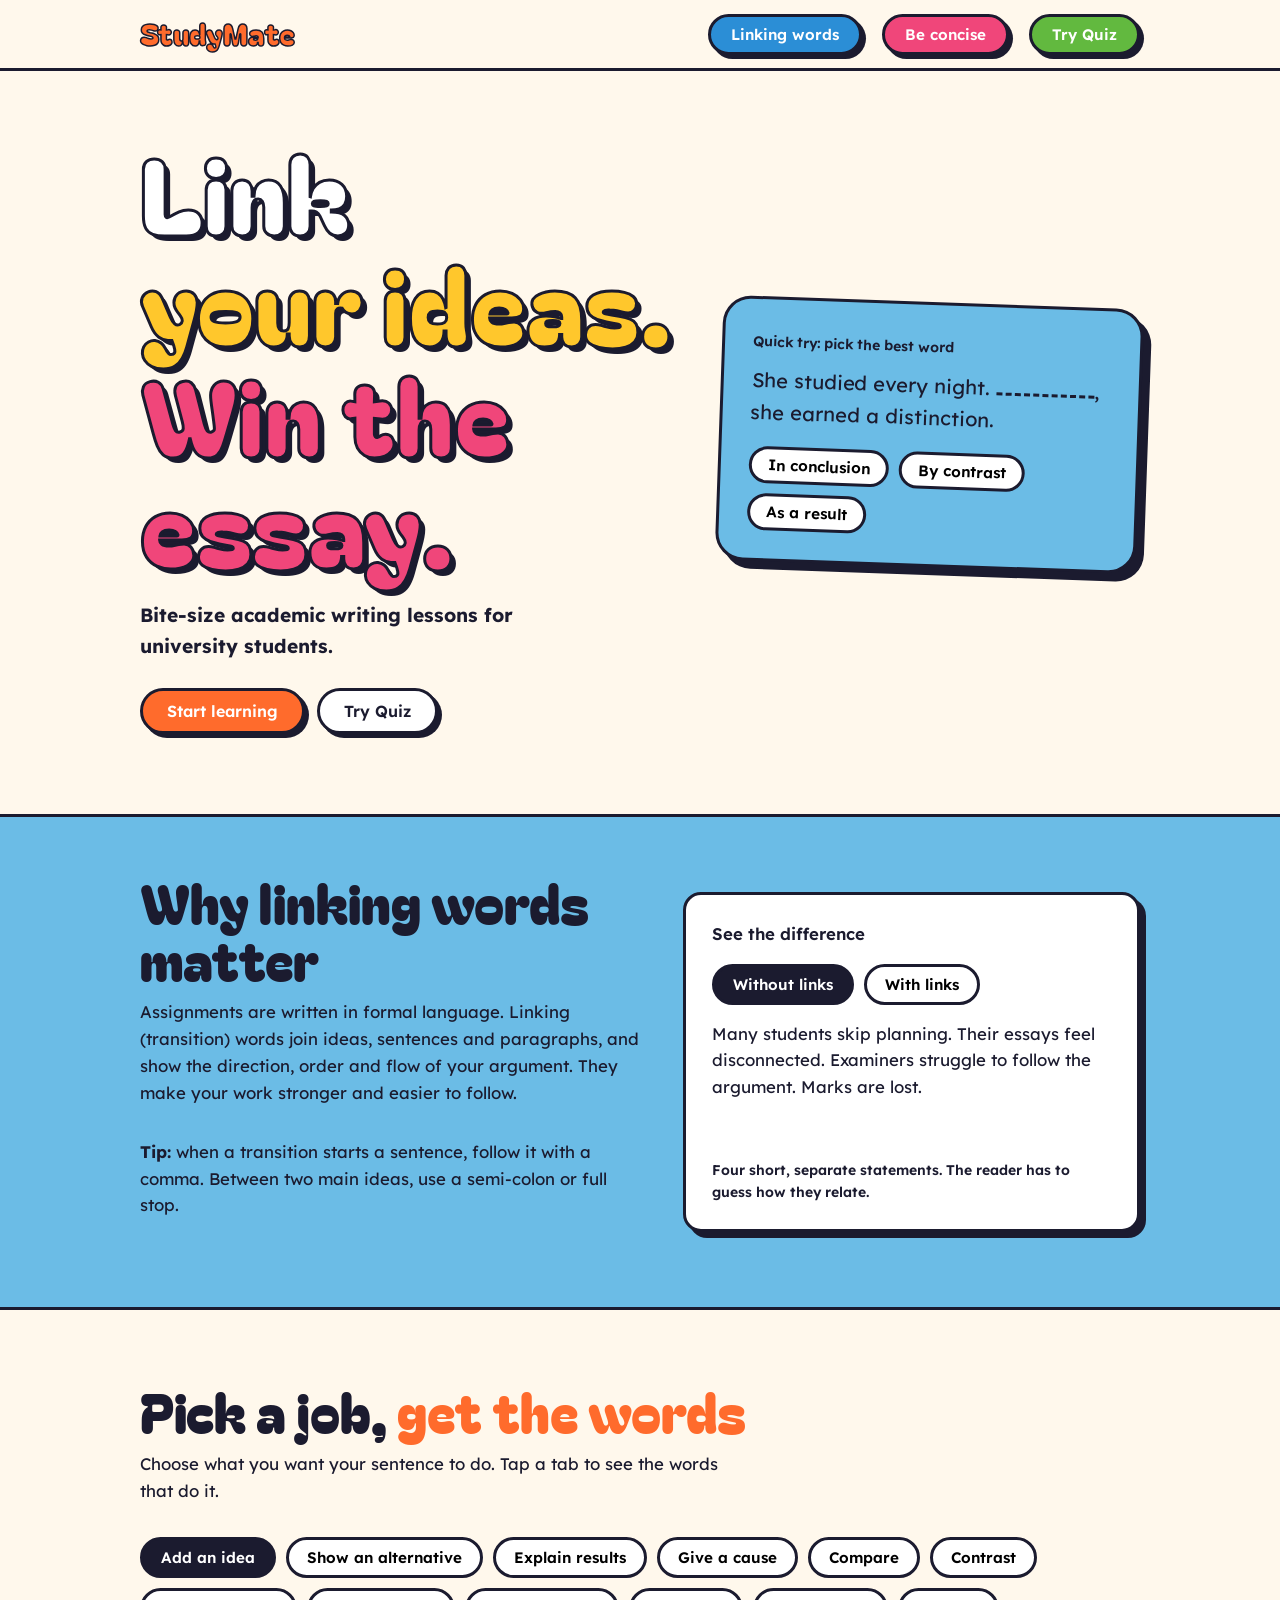
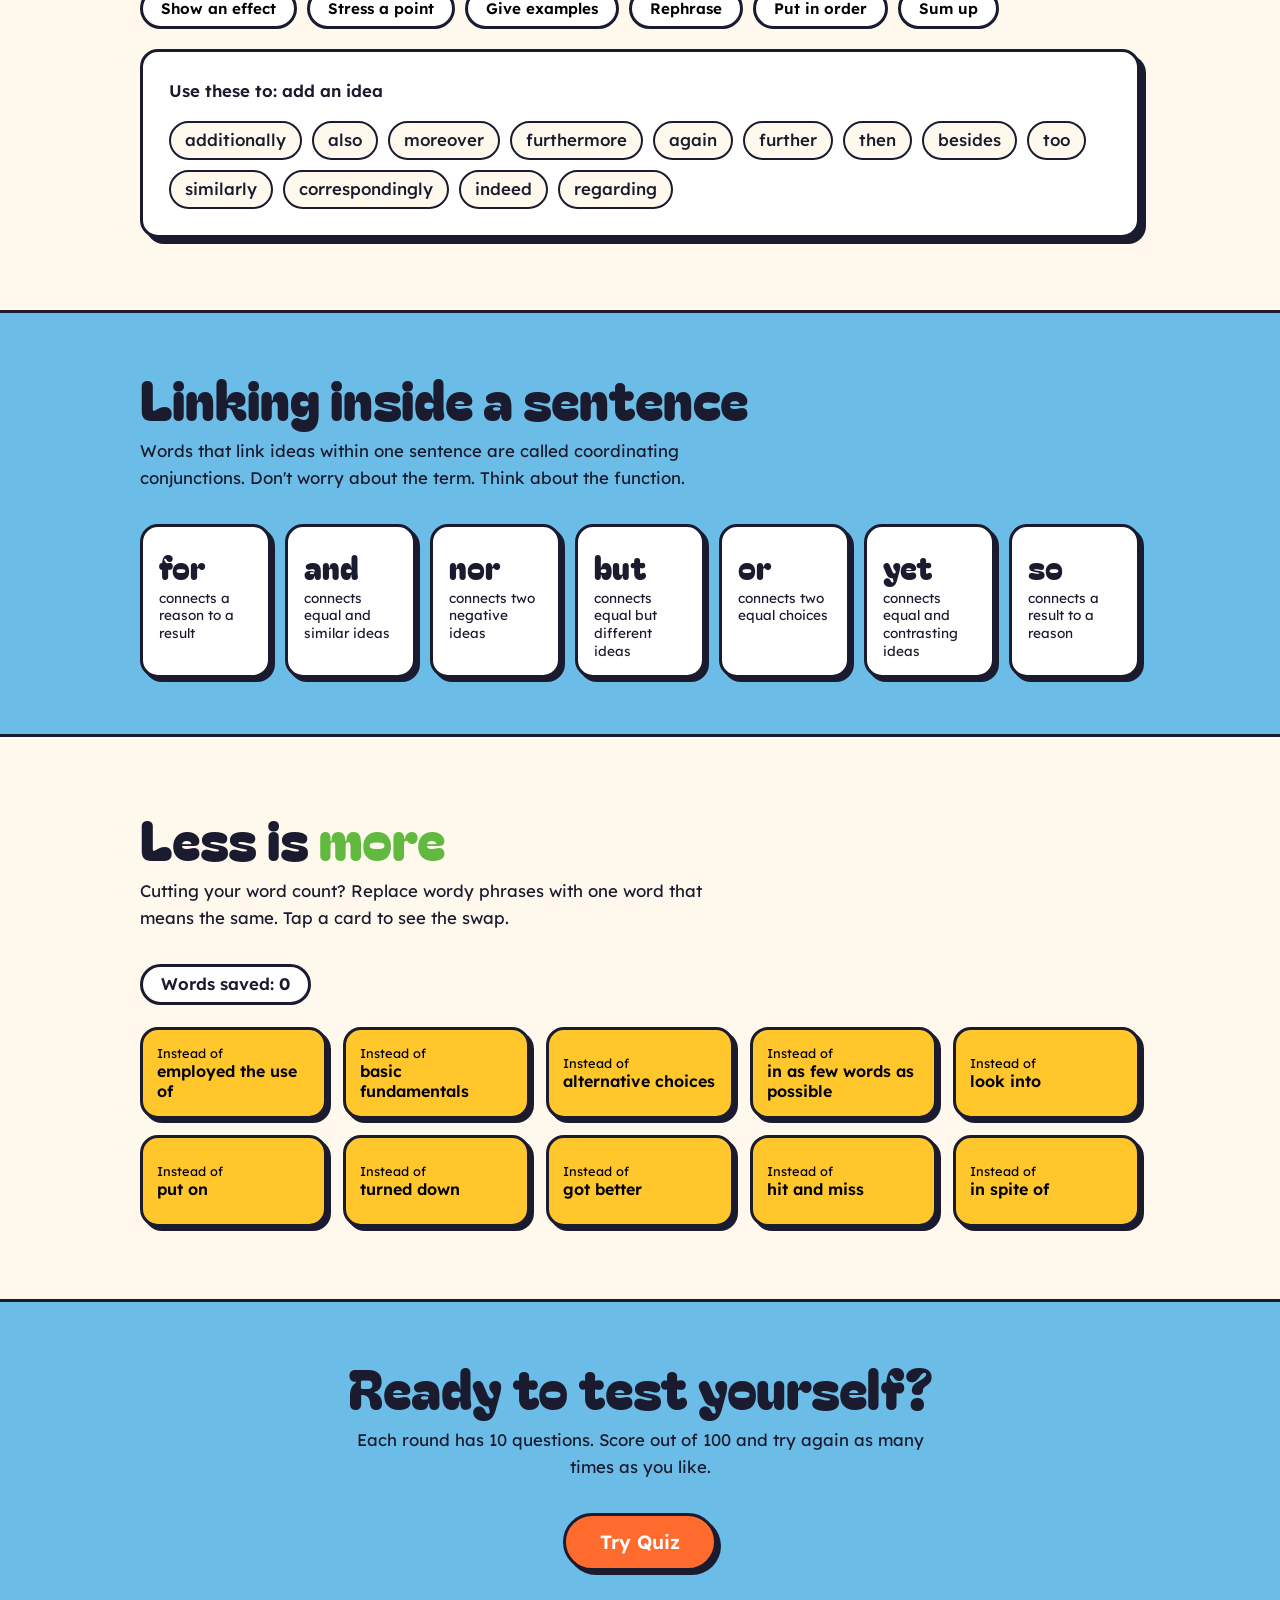
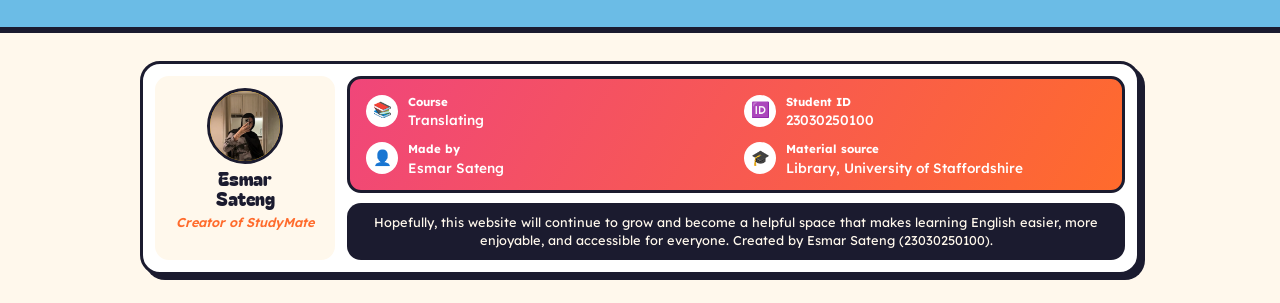
<file: index.html>
<!doctype html>
<html lang="en">
  <head>
    <meta charset="utf-8" />
    <meta name="viewport" content="width=device-width,initial-scale=1" />
    <title>StudyMate | Learn linking words, the playful way</title>
    <link rel="preconnect" href="https://fonts.googleapis.com" />
    <link rel="preconnect" href="https://fonts.gstatic.com" crossorigin />
    <link
      href="https://fonts.googleapis.com/css2?family=Bagel+Fat+One&family=Lexend:wght@400;500;600;700&display=swap"
      rel="stylesheet"
    />
    <link rel="stylesheet" href="style.css" />
  </head>
  <body>
    <nav>
      <div class="wrap">
        <a class="logo" href="index.html">StudyMate</a>
        <a class="btn b nl" href="#learn">Linking words</a
        ><a class="btn pk nl" href="#concise">Be concise</a>
        <a class="btn g" href="quiz.html">Try Quiz</a>
      </div>
    </nav>

    <header class="hero">
      <div class="wrap">
        <div>
          <h1>
            <span class="o">Link</span><span class="y">your ideas.</span
            ><span class="p">Win the essay.</span>
          </h1>
          <p class="sub">
            Bite-size academic writing lessons for university students.
          </p>
          <a class="btn" href="#learn">Start learning</a
          ><a class="btn w" href="quiz.html">Try Quiz</a>
        </div>
        <div class="demo" aria-live="polite">
          <small>Quick try: pick the best word</small>
          <p class="sent">
            <span id="pre"></span><span class="gap" id="gap"></span
            ><span id="post"></span>
          </p>
          <div class="opts" id="opts"></div>
        </div>
      </div>
    </header>

    <div class="band">
      <div class="wrap two">
        <div>
          <h2>Why linking words matter</h2>
          <p class="lead">
            Assignments are written in formal language. Linking (transition)
            words join ideas, sentences and paragraphs, and show the direction,
            order and flow of your argument. They make your work stronger and
            easier to follow.
          </p>
          <p class="lead">
            <b>Tip:</b> when a transition starts a sentence, follow it with a
            comma. Between two main ideas, use a semi-colon or full stop.
          </p>
        </div>
        <div class="panel ba">
          <p class="tip">See the difference</p>
          <div class="seg" role="tablist">
            <button class="tab" role="tab" aria-selected="true" data-v="0">
              Without links</button
            ><button class="tab" role="tab" aria-selected="false" data-v="1">
              With links
            </button>
          </div>
          <p id="bat"></p>
          <small id="bac"></small>
        </div>
      </div>
    </div>

    <section id="learn">
      <div class="wrap">
        <h2>Pick a job, <span class="o1">get the words</span></h2>
        <p class="lead">
          Choose what you want your sentence to do. Tap a tab to see the words
          that do it.
        </p>
        <div class="tabs" role="tablist" id="tabs"></div>
        <div class="panel" id="panel" role="tabpanel"></div>
      </div>
    </section>

    <div class="band">
      <div class="wrap">
        <h2>Linking inside a sentence</h2>
        <p class="lead">
          Words that link ideas within one sentence are called coordinating
          conjunctions. Don't worry about the term. Think about the function.
        </p>
        <div class="cols" id="conj"></div>
      </div>
    </div>

    <section id="concise">
      <div class="wrap">
        <h2>Less is <span class="g1">more</span></h2>
        <p class="lead">
          Cutting your word count? Replace wordy phrases with one word that
          means the same. Tap a card to see the swap.
        </p>
        <p class="saved">Words saved: <b id="saved">0</b></p>
        <div class="flips" id="flips"></div>
      </div>
    </section>

    <section class="band cta">
      <div class="wrap">
        <h2>Ready to test yourself?</h2>
        <p class="lead" style="margin-inline: auto">
          Each round has 10 questions. Score out of 100 and try again as many
          times as you like.
        </p>
        <a class="btn" href="quiz.html">Try Quiz</a>
      </div>
    </section>

    <footer>
      <div class="wrap">
        <div class="card">
          <div class="who">
            <div class="ph">
              <span>JW</span
              ><img
                src="profil.png"
                alt="Photo of Joss Wayar Sangngern"
                onerror="this.remove()"
              />
            </div>
            <b>Esmar<br />Sateng</b><i>Creator of StudyMate</i>
          </div>
          <div class="info">
            <div class="grad">
              <div class="it">
                <div class="ic">📚</div>
                <div><small>Course</small><span>Translating</span></div>
              </div>
              <div class="it">
                <div class="ic">🆔</div>
                <div><small>Student ID</small><span>23030250100</span></div>
              </div>
              <div class="it">
                <div class="ic">👤</div>
                <div><small>Made by</small><span>Esmar Sateng</span></div>
              </div>
              <div class="it">
                <div class="ic">🎓</div>
                <div>
                  <small>Material source</small
                  ><span>Library, University of Staffordshire</span>
                </div>
              </div>
            </div>
            <p class="note">
              Hopefully, this website will continue to grow and become a helpful
              space that makes learning English easier, more enjoyable, and
              accessible for everyone. Created by Esmar Sateng (23030250100).
            </p>
          </div>
        </div>
      </div>
    </footer>
    <script>
      const T = {
        "Add an idea": [
          "additionally",
          "also",
          "moreover",
          "furthermore",
          "again",
          "further",
          "then",
          "besides",
          "too",
          "similarly",
          "correspondingly",
          "indeed",
          "regarding",
        ],
        "Show an alternative": [
          "whereas",
          "conversely",
          "in comparison",
          "by contrast",
          "another view is…",
          "alternatively",
          "although",
          "otherwise",
          "instead",
        ],
        "Explain results": [
          "therefore",
          "accordingly",
          "as a result of",
          "consequently",
          "it can be seen",
          "evidence illustrates that",
          "because of this",
          "thus",
          "hence",
          "for this reason",
          "owing to x",
          "this suggests that",
          "it follows that",
          "that implies",
        ],
        "Give a cause": ["as a result of", "because (mid-sentence only)"],
        Compare: ["compared with", "in the same way", "likewise"],
        Contrast: [
          "by contrast",
          "although",
          "compared with",
          "conversely",
          "despite",
          "however",
          "nevertheless",
          "yet",
        ],
        "Show an effect": ["as a result", "therefore", "thus"],
        "Stress a point": [
          "however",
          "nonetheless",
          "furthermore",
          "in the final analysis",
          "despite x",
          "notwithstanding x",
          "in spite of x",
          "although",
          "though",
          "after all",
          "at the same time",
          "even if x is true",
        ],
        "Give examples": [
          "for example",
          "for instance",
          "namely",
          "such as",
          "as follows",
          "as exemplified by",
          "including",
          "especially",
          "particularly",
          "in particular",
          "notably",
          "mainly",
        ],
        Rephrase: [
          "in other terms",
          "rather",
          "or",
          "better",
          "in view of this",
          "in contrast",
        ],
        "Put in order": [
          "firstly",
          "secondly",
          "thirdly",
          "another",
          "additionally",
          "finally",
          "moreover",
          "also",
          "subsequently",
          "eventually",
          "next",
          "then",
        ],
        "Sum up": [
          "in conclusion",
          "therefore",
          "to conclude",
          "on the whole",
          "hence",
          "thus",
          "to summarise",
          "altogether",
          "overall",
        ],
      };
      const tabs = document.getElementById("tabs"),
        panel = document.getElementById("panel");
      function show(k) {
        [...tabs.children].forEach((b) =>
          b.setAttribute("aria-selected", b.textContent == k),
        );
        panel.innerHTML =
          '<p class="tip">Use these to: ' +
          k.toLowerCase() +
          '</p><div class="words">' +
          T[k].map((w) => "<span>" + w + "</span>").join("") +
          "</div>";
      }
      Object.keys(T).forEach((k) => {
        const b = document.createElement("button");
        b.className = "tab";
        b.role = "tab";
        b.textContent = k;
        b.onclick = () => show(k);
        tabs.append(b);
      });
      show("Add an idea");
      const C = [
        ["for", "connects a reason to a result"],
        ["and", "connects equal and similar ideas"],
        ["nor", "connects two negative ideas"],
        ["but", "connects equal but different ideas"],
        ["or", "connects two equal choices"],
        ["yet", "connects equal and contrasting ideas"],
        ["so", "connects a result to a reason"],
      ];
      document.getElementById("conj").innerHTML = C.map(
        (c) =>
          '<div class="conj"><b>' +
          c[0] +
          "</b><small>" +
          c[1] +
          "</small></div>",
      ).join("");
      const F = [
        ["employed the use of", "used"],
        ["basic fundamentals", "fundamentals"],
        ["alternative choices", "alternatives"],
        ["in as few words as possible", "concisely"],
        ["look into", "investigate"],
        ["put on", "gained"],
        ["turned down", "rejected"],
        ["got better", "improved"],
        ["hit and miss", "erratic"],
        ["in spite of", "although"],
      ];
      const fl = document.getElementById("flips"),
        sv = document.getElementById("saved"),
        wc = (s) => s.trim().split(/\s+/).length;
      F.forEach((f) => {
        const b = document.createElement("button");
        b.className = "flip";
        b.innerHTML = "<em>Instead of</em>" + f[0];
        b.onclick = () => {
          const on = b.classList.toggle("on");
          b.innerHTML = on
            ? "<em>Use</em>" + f[1]
            : "<em>Instead of</em>" + f[0];
          sv.textContent = [...fl.children].reduce(
            (n, x, k) =>
              n + (x.classList.contains("on") ? wc(F[k][0]) - wc(F[k][1]) : 0),
            0,
          );
        };
        fl.append(b);
      });
      const BA = [
        [
          "Many students skip planning. Their essays feel disconnected. Examiners struggle to follow the argument. Marks are lost.",
          "Four short, separate statements. The reader has to guess how they relate.",
        ],
        [
          "Many students skip planning. <mark>As a result</mark>, their essays feel disconnected. <mark>Consequently</mark>, examiners struggle to follow the argument. <mark>Moreover</mark>, marks are lost.",
          "Now the links show cause, effect and an extra point.",
        ],
      ];
      const bat = document.getElementById("bat"),
        bac = document.getElementById("bac"),
        bt = document.querySelectorAll(".seg .tab");
      const ba = (v) => {
        bat.innerHTML = BA[v][0];
        bac.textContent = BA[v][1];
        bt.forEach((b) => b.setAttribute("aria-selected", b.dataset.v == v));
      };
      bt.forEach((b) => (b.onclick = () => ba(b.dataset.v)));
      ba(0);
      const DQ = [
        [
          "The first plan failed. ",
          ", the team chose a new one.",
          ["Therefore", "However", "For example"],
        ],
        [
          "The test was difficult. ",
          ", most students passed.",
          ["However", "Therefore", "Moreover"],
        ],
        [
          "Many sources agree, ",
          " Smith (2020) and Jones (2021).",
          ["including", "however", "thus"],
        ],
        [
          "She studied every night. ",
          ", she earned a distinction.",
          ["As a result", "By contrast", "In conclusion"],
        ],
        [
          "Plants need sunlight. ",
          ", fungi can grow in the dark.",
          ["By contrast", "Likewise", "Therefore"],
        ],
        [
          "First, plan your essay. ",
          ", write a draft.",
          ["Next", "However", "Overall"],
        ],
        [
          "The data were clear; ",
          ", the sample was small.",
          ["however", "for example", "firstly"],
        ],
        [
          "Cycling is healthy. ",
          ", it is cheap.",
          ["Moreover", "Instead", "In conclusion"],
        ],
        [
          "We reviewed ten studies and tested two models. ",
          ", the evidence supports the hypothesis.",
          ["In conclusion", "For instance", "Whereas"],
        ],
        [
          "Several animals hibernate, ",
          " bears and hedgehogs.",
          ["such as", "although", "thus"],
        ],
      ];
      let last = -1;
      try {
        last = +localStorage.getItem("sm_demo");
      } catch (e) {}
      let di;
      do {
        di = Math.floor(Math.random() * DQ.length);
      } while (di == last && DQ.length > 1);
      try {
        localStorage.setItem("sm_demo", di);
      } catch (e) {}
      const dq = DQ[di],
        gap = document.getElementById("gap"),
        opts = document.getElementById("opts");
      document.getElementById("pre").textContent = dq[0];
      document.getElementById("post").textContent = dq[1];
      dq[2]
        .map((t, n) => [t, n == 0])
        .sort(() => Math.random() - 0.5)
        .forEach(([t, ok]) => {
          const c = document.createElement("button");
          c.className = "chip";
          c.textContent = t;
          c.onclick = () => {
            gap.textContent = t;
            opts
              .querySelectorAll(".chip")
              .forEach((x) => (x.className = "chip"));
            c.classList.add(ok ? "ok" : "no");
          };
          opts.append(c);
        });
    </script>
  </body>
</html>
</file>
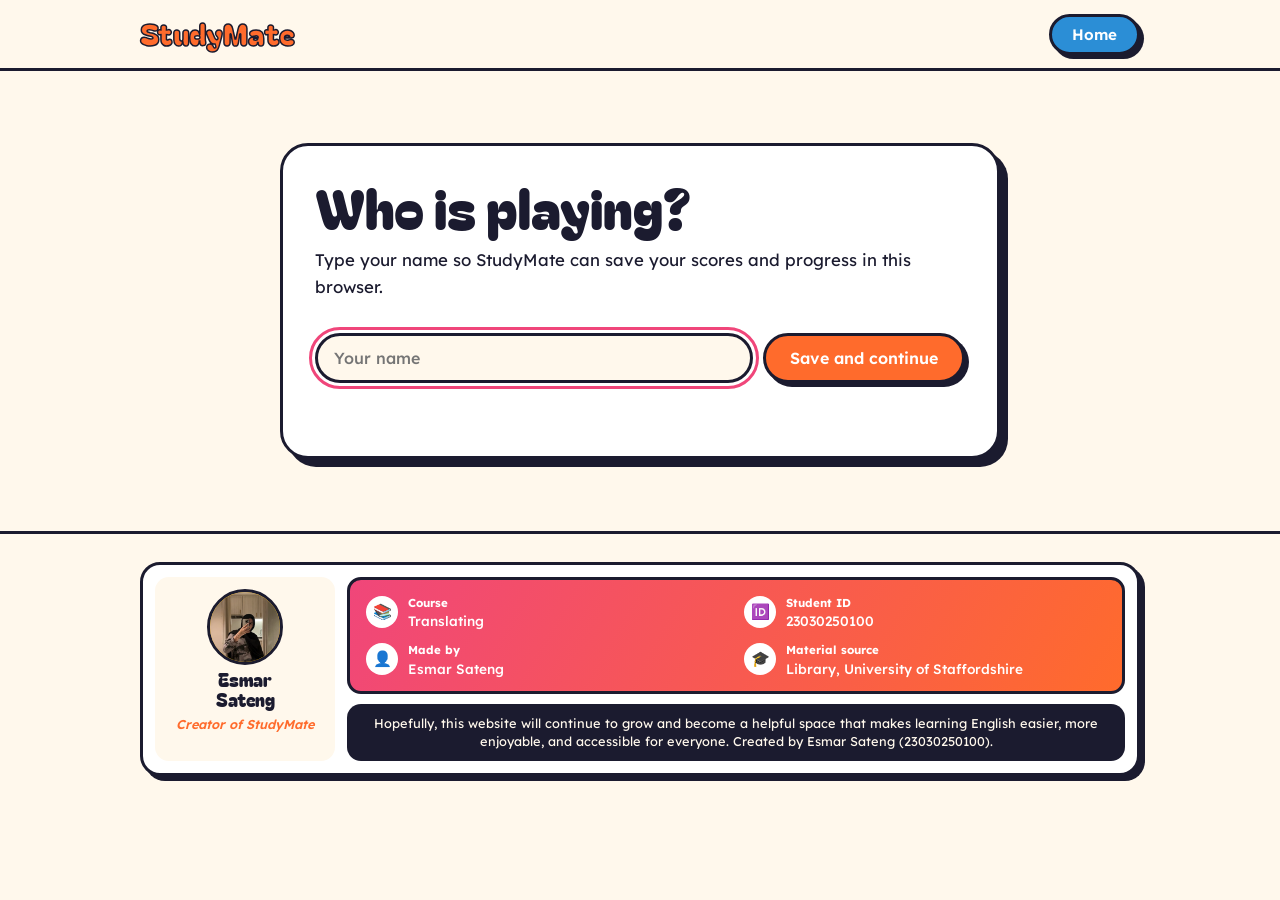
<file: quiz.html>
<!doctype html>
<html lang="en">
  <head>
    <meta charset="utf-8" />
    <meta name="viewport" content="width=device-width,initial-scale=1" />
    <title>Try Quiz | StudyMate</title>
    <link rel="preconnect" href="https://fonts.googleapis.com" />
    <link rel="preconnect" href="https://fonts.gstatic.com" crossorigin />
    <link
      href="https://fonts.googleapis.com/css2?family=Bagel+Fat+One&family=Lexend:wght@400;500;600;700&display=swap"
      rel="stylesheet"
    />
    <link rel="stylesheet" href="style.css" />
  </head>
  <body>
    <nav>
      <div class="wrap">
        <a class="logo" href="index.html">StudyMate</a>
        <span class="me hide" id="me"></span
        ><a class="btn b" href="index.html">Home</a
        ><button class="btn g hide" id="res">See your result</button>
      </div>
    </nav>
    <main>
      <section>
        <div class="wrap"><div class="qbox" id="box"></div></div>
      </section>
    </main>
    <footer>
      <div class="wrap">
        <div class="card">
          <div class="who">
            <div class="ph">
              <span>JW</span
              ><img
                src="profil.png"
                alt="Photo of Joss Wayar Sangngern"
                onerror="this.remove()"
              />
            </div>
            <b>Esmar<br />Sateng</b><i>Creator of StudyMate</i>
          </div>
          <div class="info">
            <div class="grad">
              <div class="it">
                <div class="ic">📚</div>
                <div><small>Course</small><span>Translating</span></div>
              </div>
              <div class="it">
                <div class="ic">🆔</div>
                <div><small>Student ID</small><span>23030250100</span></div>
              </div>
              <div class="it">
                <div class="ic">👤</div>
                <div><small>Made by</small><span>Esmar Sateng</span></div>
              </div>
              <div class="it">
                <div class="ic">🎓</div>
                <div>
                  <small>Material source</small
                  ><span>Library, University of Staffordshire</span>
                </div>
              </div>
            </div>
            <p class="note">
              Hopefully, this website will continue to grow and become a helpful
              space that makes learning English easier, more enjoyable, and
              accessible for everyone. Created by Esmar Sateng (23030250100).
            </p>
          </div>
        </div>
      </div>
    </footer>
    <script src="questions.js"></script>
    <script>
      const box = document.getElementById("box"),
        N = 10,
        K = "studymate_v1";
      const res = document.getElementById("res"),
        me = document.getElementById("me");
      let DB = { cur: null, users: {} },
        set,
        ids,
        ans,
        i,
        right,
        done;
      try {
        DB = JSON.parse(localStorage.getItem(K)) || DB;
      } catch (e) {}
      const save = () => {
        try {
          localStorage.setItem(K, JSON.stringify(DB));
        } catch (e) {}
      };
      const U = () => DB.cur && DB.users[DB.cur];
      const shuffle = (a) => {
        a = [...a];
        for (let j = a.length - 1; j > 0; j--) {
          const k = Math.floor(Math.random() * (j + 1));
          [a[j], a[k]] = [a[k], a[j]];
        }
        return a;
      };
      const dt = (t) =>
        new Date(t).toLocaleDateString("en-GB", {
          day: "numeric",
          month: "short",
        });
      const nav = (p) => {
        res.classList.toggle("hide", !p);
        const u = U();
        me.classList.toggle("hide", !u);
        if (u) me.textContent = "Hi, " + u.name;
      };
      function home() {
        nav(false);
        const u = U();
        if (!u) {
          box.innerHTML =
            '<h2>Who is playing?</h2><p class="lead">Type your name so StudyMate can save your scores and progress in this browser.</p><div class="field"><input id="nm" maxlength="20" placeholder="Your name" autocomplete="off"><button class="btn" id="ok">Save and continue</button></div><p class="hint" id="hint"></p>';
          const nm = document.getElementById("nm"),
            go = () => {
              const n = nm.value.trim().replace(/\s+/g, " ");
              if (!n) {
                document.getElementById("hint").textContent =
                  "Please type your name first.";
                return;
              }
              const k = n.toLowerCase();
              if (!DB.users[k])
                DB.users[k] = { name: n, attempts: [], run: null };
              DB.cur = k;
              save();
              home();
            };
          document.getElementById("ok").onclick = go;
          nm.onkeydown = (e) => {
            if (e.key == "Enter") go();
          };
          nm.focus();
          return;
        }
        const at = u.attempts,
          best = at.length ? Math.max(...at.map((a) => a.score)) : "-",
          avg = at.length
            ? Math.round(at.reduce((n, a) => n + a.score, 0) / at.length)
            : "-";
        const run =
          u.run &&
          u.run.ids.length == u.run.ans.length &&
          u.run.ids.every((x) => QUESTIONS[x])
            ? u.run
            : null;
        if (!run && u.run) {
          u.run = null;
          save();
        }
        const got = run ? run.ans.filter((x) => x >= 0).length : 0;
        box.innerHTML =
          '<h2>Hi, <span id="n"></span>!</h2><p class="lead">10 random questions about linking words. Every answer is worth 10 points. Your score is out of 100.</p>' +
          '<div class="stats"><div class="stat"><b>' +
          best +
          '</b><small>Best score</small></div><div class="stat"><b>' +
          at.length +
          '</b><small>Rounds played</small></div><div class="stat"><b>' +
          avg +
          "</b><small>Average</small></div></div>" +
          (run
            ? '<p class="unf">Unfinished round: ' +
              got +
              " of " +
              run.ids.length +
              ' answered.</p><button class="btn" id="rs">Resume round</button> <button class="btn w" id="go">Start new round</button>'
            : '<button class="btn" id="go">Start round</button>') +
          (at.length
            ? '<ul class="hist">' +
              at
                .slice(-5)
                .reverse()
                .map(
                  (a, k) =>
                    "<li><span>Round " +
                    (at.length - k) +
                    "</span><b>" +
                    a.score +
                    "/100</b><small>" +
                    dt(a.t) +
                    "</small></li>",
                )
                .join("") +
              "</ul>"
            : "") +
          '<p class="links"><button class="lk" id="sw">Not you? Switch user</button><button class="lk" id="rm">Reset my progress</button></p>';
        document.getElementById("n").textContent = u.name;
        document.getElementById("go").onclick = () => {
          const x = shuffle(QUESTIONS.map((_, k) => k)).slice(0, N);
          u.run = { ids: x, ans: x.map(() => -1) };
          save();
          begin(u.run);
        };
        if (run) document.getElementById("rs").onclick = () => begin(run);
        document.getElementById("sw").onclick = () => {
          DB.cur = null;
          save();
          home();
        };
        document.getElementById("rm").onclick = async () => {
          if (
            await dlg(
              "Reset progress?",
              "This deletes all saved scores for " +
                u.name +
                ". You cannot undo it.",
              "Yes, delete",
              "Cancel",
              true,
            )
          ) {
            delete DB.users[DB.cur];
            DB.cur = null;
            save();
            home();
          }
        };
      }
      function begin(r) {
        ids = r.ids;
        ans = r.ans;
        set = ids.map((x) => QUESTIONS[x]);
        right = 0;
        done = 0;
        ans.forEach((a, k) => {
          if (a >= 0) {
            done++;
            if (a == set[k].a) right++;
          }
        });
        i = ans.indexOf(-1);
        if (i < 0) {
          end();
          return;
        }
        nav(true);
        ask();
      }
      function ask() {
        const q = set[i];
        box.innerHTML =
          '<div class="bar"><i style="width:' +
          (i / set.length) * 100 +
          '%"></i></div><p><small>Question ' +
          (i + 1) +
          " of " +
          set.length +
          '</small></p><p class="q"></p><div id="os"></div><p class="fb" aria-live="polite"></p><button class="btn hide" id="nx">Next</button>';
        box.querySelector(".q").textContent = q.q;
        const os = document.getElementById("os");
        q.o.forEach((t, n) => {
          const b = document.createElement("button");
          b.className = "opt";
          b.textContent = String.fromCharCode(65 + n) + ". " + t;
          b.onclick = () => pick(n);
          os.append(b);
        });
      }
      function pick(n) {
        const q = set[i],
          bs = [...document.querySelectorAll(".opt")];
        bs.forEach((b, k) => {
          b.disabled = true;
          if (k == q.a) b.classList.add("ok");
        });
        done++;
        ans[i] = n;
        if (n == q.a) right++;
        else bs[n].classList.add("no");
        save();
        box.querySelector(".fb").textContent =
          (n == q.a ? "Correct! " : "Not quite. ") + (q.e || "");
        const nx = document.getElementById("nx");
        nx.classList.remove("hide");
        nx.textContent = i == set.length - 1 ? "See my score" : "Next";
        nx.focus();
        nx.onclick = () => {
          i++;
          i < set.length ? ask() : end();
        };
      }
      function end() {
        nav(false);
        const u = U(),
          s = Math.round((right * 100) / set.length),
          prev = u.attempts.length
            ? Math.max(...u.attempts.map((a) => a.score))
            : -1;
        u.attempts.push({
          score: s,
          right: right,
          total: set.length,
          t: Date.now(),
        });
        u.run = null;
        save();
        const m =
          s >= 80
            ? "Amazing! You are a linking pro."
            : s >= 50
              ? "Nice work. One more round and you will nail it."
              : "Good start. Review the lesson and try again.";
        const tag =
          u.attempts.length == 1
            ? "First round saved!"
            : s > prev
              ? "New personal best!"
              : "Your best is " + prev + "/100.";
        resHTML =
          '<p class="center"><b>Your score</b></p><p class="score">' +
          s +
          '<small>/100</small></p><p class="center" style="margin:16px 0 8px">' +
          right +
          " of " +
          set.length +
          " correct. " +
          m +
          '</p><p class="center" style="margin-bottom:24px"><b>' +
          tag +
          '</b> Saved to your progress.</p><div class="center"><button class="btn" id="re">Try again</button> <button class="btn b" id="rv"' +
          (done == set.length
            ? ""
            : ' disabled title="Answer all questions to unlock"') +
          '>Review answers</button> <a class="btn w" href="index.html#learn">Review lesson</a></div>' +
          (done == set.length
            ? ""
            : '<p class="hint center" style="margin-top:14px">Answer all ' +
              set.length +
              " questions to unlock Review answers. You answered " +
              done +
              ".</p>");
        showRes();
      }
      let resHTML = "";
      const esc = (t) =>
        String(t).replace(
          /[&<>"]/g,
          (c) => ({ "&": "&amp;", "<": "&lt;", ">": "&gt;", '"': "&quot;" })[c],
        );
      const L = (q, n) => String.fromCharCode(65 + n) + ". " + q.o[n];
      function showRes() {
        box.innerHTML = resHTML;
        document.getElementById("re").onclick = home;
        document.getElementById("rv").onclick = review;
      }
      function review() {
        if (done < set.length) return;
        box.innerHTML =
          '<h2>Your answers</h2><p class="lead">Green means correct, pink means wrong. Read each explanation so you remember it next time.</p>' +
          set
            .map((q, k) => {
              const a = ans[k],
                st = a < 0 ? "skip" : a == q.a ? "ok" : "no";
              return (
                '<div class="rv ' +
                st +
                '"><p class="rq">' +
                (k + 1) +
                ". " +
                esc(q.q) +
                "</p>" +
                (st == "ok"
                  ? "<p>&#10004; Your answer: <b>" + esc(L(q, a)) + "</b></p>"
                  : st == "no"
                    ? "<p>&#10008; Your answer: <b>" +
                      esc(L(q, a)) +
                      "</b></p><p>&#10004; Correct answer: <b>" +
                      esc(L(q, q.a)) +
                      "</b></p>"
                    : "<p>&ndash; Not answered</p><p>&#10004; Correct answer: <b>" +
                      esc(L(q, q.a)) +
                      "</b></p>") +
                (q.e ? '<p class="ex">' + esc(q.e) + "</p>" : "") +
                "</div>"
              );
            })
            .join("") +
          '<div class="center" style="margin-top:20px"><button class="btn b" id="bk">Back to score</button> <button class="btn" id="re">Try again</button></div>';
        document.getElementById("bk").onclick = showRes;
        document.getElementById("re").onclick = home;
        window.scrollTo(0, 0);
      }

      function dlg(title, msg, okTxt, noTxt, focusNo) {
        return new Promise((res) => {
          const prev = document.activeElement,
            ov = document.createElement("div");
          ov.className = "ov";
          ov.innerHTML =
            '<div class="dlg" role="dialog" aria-modal="true" aria-labelledby="dt"><h3 id="dt"></h3><p></p><div class="row"><button class="btn w" id="dn"></button><button class="btn" id="dy"></button></div></div>';
          ov.querySelector("h3").textContent = title;
          ov.querySelector("p").textContent = msg;
          const y = ov.querySelector("#dy"),
            n = ov.querySelector("#dn");
          y.textContent = okTxt;
          n.textContent = noTxt;
          const close = (v) => {
            document.removeEventListener("keydown", key);
            ov.remove();
            if (prev && prev.focus) prev.focus();
            res(v);
          };
          const key = (e) => {
            if (e.key == "Escape") close(false);
            if (e.key == "Tab") {
              e.preventDefault();
              (document.activeElement == y ? n : y).focus();
            }
          };
          y.onclick = () => close(true);
          n.onclick = () => close(false);
          ov.onclick = (e) => {
            if (e.target == ov) close(false);
          };
          document.addEventListener("keydown", key);
          document.body.append(ov);
          (focusNo ? n : y).focus();
        });
      }
      res.onclick = async () => {
        const left = set.length - done;
        if (
          left > 0 &&
          !(await dlg(
            "Hold on!",
            "You still have " +
              left +
              " unanswered question" +
              (left > 1 ? "s" : "") +
              ". They will count as wrong. See your result anyway?",
            "See my result",
            "Keep going",
          ))
        )
          return;
        end();
      };
      home();
    </script>
  </body>
</html>
</file>
<file: style.css>
:root {
  --cream: #fff8ec;
  --ink: #1b1b2f;
  --sky: #6bbce6;
  --orange: #ff6b2c;
  --green: #62b93f;
  --yellow: #ffc72c;
  --pink: #f0467a;
  --blue: #2b8ed6;
  --r: 18px;
}
* {
  box-sizing: border-box;
  margin: 0;
}
html {
  scroll-behavior: smooth;
}
body {
  font:
    400 1.05rem/1.6 "Lexend",
    sans-serif;
  background: var(--cream);
  color: var(--ink);
}
h1,
h2,
h3,
.logo {
  font-family: "Bagel Fat One", cursive;
  font-weight: 400;
  line-height: 1.05;
}
a {
  color: inherit;
}
:focus-visible {
  outline: 3px solid var(--pink);
  outline-offset: 3px;
}
.wrap {
  max-width: 1040px;
  margin: 0 auto;
  padding: 0 20px;
}
/* nav */
nav {
  position: sticky;
  top: 0;
  z-index: 9;
  background: var(--cream);
  border-bottom: 3px solid var(--ink);
}
nav .wrap {
  display: flex;
  align-items: center;
  gap: 20px;
  height: 68px;
}
.logo {
  font-size: 1.9rem;
  text-decoration: none;
  color: var(--orange);
  -webkit-text-stroke: 1.5px var(--ink);
  margin-right: auto;
}
nav a.l {
  font-weight: 600;
  font-size: 0.95rem;
  text-decoration: none;
  padding: 4px 2px;
  border-bottom: 3px solid transparent;
}
nav a.l:hover,
nav a.l.on {
  border-color: var(--orange);
}
.btn {
  display: inline-block;
  font: 600 1rem "Lexend";
  background: var(--orange);
  color: #fff;
  border: 3px solid var(--ink);
  border-radius: 999px;
  padding: 10px 24px;
  text-decoration: none;
  box-shadow: 4px 4px 0 var(--ink);
  cursor: pointer;
  transition:
    transform 0.12s,
    box-shadow 0.12s;
}
.btn:hover {
  transform: translate(2px, 2px);
  box-shadow: 2px 2px 0 var(--ink);
}
.btn.g {
  background: var(--green);
}
.btn.b {
  background: var(--blue);
}
.btn.pk {
  background: var(--pink);
}
nav .btn {
  padding: 8px 20px;
  font-size: 0.95rem;
}
.btn.w {
  background: #fff;
  color: var(--ink);
}
/* hero */
.hero {
  padding: 64px 0 80px;
}
.hero .wrap {
  display: grid;
  grid-template-columns: 1.3fr 1fr;
  gap: 32px;
  align-items: center;
}
h1 {
  font-size: clamp(3.2rem, 9vw, 6.6rem);
}
h1 span {
  display: block;
}
.o {
  color: #fff;
  -webkit-text-stroke: 3px var(--ink);
  text-shadow: 5px 5px 0 var(--ink);
}
.y {
  color: var(--yellow);
  -webkit-text-stroke: 3px var(--ink);
  text-shadow: 5px 5px 0 var(--ink);
}
.p {
  color: var(--pink);
  -webkit-text-stroke: 3px var(--ink);
  text-shadow: 5px 5px 0 var(--ink);
}
.hero p.sub {
  font-weight: 700;
  font-size: 1.2rem;
  margin: 22px 0 26px;
  max-width: 30ch;
}
.hero .btn + .btn {
  margin-left: 12px;
}
.demo {
  background: var(--sky);
  border: 3px solid var(--ink);
  border-radius: 28px;
  padding: 28px;
  box-shadow: 8px 8px 0 var(--ink);
  transform: rotate(2deg);
}
.demo small {
  font-weight: 600;
}
.demo .sent {
  font-size: 1.25rem;
  margin: 10px 0 18px;
}
.gap {
  display: inline-block;
  min-width: 7ch;
  border-bottom: 3px dashed var(--ink);
  text-align: center;
  font-weight: 700;
  color: var(--orange);
}
.demo .opts {
  display: flex;
  gap: 10px;
  flex-wrap: wrap;
}
.chip {
  font: 600 0.95rem "Lexend";
  background: #fff;
  border: 3px solid var(--ink);
  border-radius: 999px;
  padding: 6px 16px;
  cursor: pointer;
}
.chip:hover {
  background: var(--yellow);
}
.chip.ok {
  background: var(--green);
  color: #fff;
}
.chip.no {
  background: var(--pink);
  color: #fff;
}
/* sections */
.band {
  background: var(--sky);
  border-block: 3px solid var(--ink);
  padding: 56px 0;
}
section {
  padding: 72px 0;
}
h2 {
  font-size: clamp(2.2rem, 5vw, 3.4rem);
  margin-bottom: 12px;
}
.lead {
  max-width: 60ch;
  margin-bottom: 32px;
}
.g1 {
  color: var(--green);
}
.o1 {
  color: var(--orange);
}
.k {
  -webkit-text-stroke: 0;
}
.tabs {
  display: flex;
  flex-wrap: wrap;
  gap: 10px;
  margin-bottom: 20px;
}
.tab {
  font: 600 0.95rem "Lexend";
  background: #fff;
  border: 3px solid var(--ink);
  border-radius: 999px;
  padding: 8px 18px;
  cursor: pointer;
}
.tab[aria-selected="true"] {
  background: var(--ink);
  color: #fff;
}
.panel {
  background: #fff;
  border: 3px solid var(--ink);
  border-radius: var(--r);
  padding: 26px;
  box-shadow: 6px 6px 0 var(--ink);
}
.panel .tip {
  font-weight: 600;
  margin-bottom: 16px;
}
.words {
  display: flex;
  flex-wrap: wrap;
  gap: 10px;
}
.words span {
  background: var(--cream);
  border: 2px solid var(--ink);
  border-radius: 999px;
  padding: 4px 14px;
  font-weight: 500;
}
.cols {
  display: grid;
  grid-template-columns: repeat(auto-fit, minmax(130px, 1fr));
  gap: 14px;
}
.conj {
  background: #fff;
  border: 3px solid var(--ink);
  border-radius: var(--r);
  padding: 16px;
  box-shadow: 4px 4px 0 var(--ink);
}
.conj b {
  font: 400 2rem "Bagel Fat One";
  display: block;
}
.conj small {
  font-size: 0.85rem;
  line-height: 1.3;
  display: block;
}
.flips {
  display: grid;
  grid-template-columns: repeat(5, 1fr);
  gap: 16px;
}
.saved {
  display: inline-block;
  background: #fff;
  border: 3px solid var(--ink);
  border-radius: 999px;
  padding: 4px 18px;
  font-weight: 600;
  margin-bottom: 22px;
}
.two {
  display: grid;
  grid-template-columns: 1.1fr 1fr;
  gap: 40px;
  align-items: center;
}
.seg {
  display: flex;
  gap: 10px;
  flex-wrap: wrap;
  margin-bottom: 16px;
}
.ba #bat {
  font-size: 1.05rem;
  min-height: 7.5em;
}
.ba small {
  display: block;
  margin-top: 12px;
  font-weight: 600;
}
mark {
  background: var(--yellow);
  color: var(--ink);
  padding: 1px 6px;
  border-radius: 6px;
  font-weight: 600;
}
@media (max-width: 900px) {
  .flips {
    grid-template-columns: repeat(2, 1fr);
  }
}
.flip {
  font: 600 1rem "Lexend";
  min-height: 92px;
  border: 3px solid var(--ink);
  border-radius: var(--r);
  background: var(--yellow);
  padding: 14px;
  cursor: pointer;
  box-shadow: 4px 4px 0 var(--ink);
  text-align: left;
}
.flip.on {
  background: var(--green);
  color: #fff;
}
.flip em {
  display: block;
  font-style: normal;
  font-size: 0.8rem;
  font-weight: 400;
}
.cta {
  text-align: center;
}
.cta .btn {
  font-size: 1.2rem;
  padding: 14px 34px;
}
footer {
  background: var(--cream);
  border-top: 3px solid var(--ink);
  padding: 28px 0;
}
.card {
  display: grid;
  grid-template-columns: 180px 1fr;
  gap: 12px;
  background: #fff;
  border: 3px solid var(--ink);
  border-radius: 20px;
  padding: 12px;
  box-shadow: 5px 5px 0 var(--ink);
}
.who {
  background: var(--cream);
  border-radius: 14px;
  padding: 12px 8px;
  display: flex;
  flex-direction: column;
  align-items: center;
  gap: 4px;
  text-align: center;
}
.ph {
  position: relative;
  width: 76px;
  height: 76px;
  border-radius: 50%;
  border: 3px solid var(--ink);
  background: var(--yellow);
  overflow: hidden;
  display: grid;
  place-items: center;
  font: 400 1.7rem "Bagel Fat One";
}
.ph img {
  position: absolute;
  inset: 0;
  width: 100%;
  height: 100%;
  object-fit: cover;
}
.who b {
  font: 400 1.15rem/1.1 "Bagel Fat One";
}
.who i {
  color: var(--orange);
  font-weight: 600;
  font-size: 0.8rem;
}
.info {
  display: flex;
  flex-direction: column;
  gap: 10px;
}
.grad {
  flex: 1;
  background: linear-gradient(120deg, var(--pink), var(--orange));
  border: 3px solid var(--ink);
  border-radius: 14px;
  padding: 14px 16px;
  display: grid;
  grid-template-columns: 1fr 1fr;
  gap: 12px 16px;
  color: #fff;
  align-content: center;
}
.it {
  display: flex;
  gap: 10px;
  align-items: center;
}
.ic {
  flex: none;
  width: 32px;
  height: 32px;
  border-radius: 50%;
  background: #fff;
  display: grid;
  place-items: center;
  font-size: 0.95rem;
}
.it small {
  display: block;
  font-weight: 700;
  font-size: 0.72rem;
}
.it span {
  font-weight: 500;
  font-size: 0.85rem;
  line-height: 1.25;
  display: block;
}
.note {
  background: var(--ink);
  color: var(--cream);
  border-radius: 14px;
  padding: 10px 14px;
  font-size: 0.8rem;
  line-height: 1.45;
  text-align: center;
}
/* quiz */
.qbox {
  background: #fff;
  border: 3px solid var(--ink);
  border-radius: 28px;
  padding: 32px;
  box-shadow: 8px 8px 0 var(--ink);
  max-width: 720px;
  margin: 0 auto;
}
.bar {
  height: 16px;
  border: 3px solid var(--ink);
  border-radius: 99px;
  background: var(--cream);
  overflow: hidden;
  margin-bottom: 22px;
}
.bar i {
  display: block;
  height: 100%;
  width: 0;
  background: var(--orange);
  transition: width 0.3s;
}
.q {
  font-size: 1.3rem;
  font-weight: 600;
  margin-bottom: 18px;
}
.opt {
  display: block;
  width: 100%;
  text-align: left;
  font: 500 1rem "Lexend";
  background: var(--cream);
  border: 3px solid var(--ink);
  border-radius: 14px;
  padding: 12px 16px;
  margin-bottom: 10px;
  cursor: pointer;
}
.opt:hover:not(:disabled) {
  background: var(--yellow);
}
.opt.ok {
  background: var(--green);
  color: #fff;
}
.opt.no {
  background: var(--pink);
  color: #fff;
}
.fb {
  margin: 14px 0;
  font-weight: 500;
  min-height: 3em;
}
.score {
  font-family: "Bagel Fat One";
  font-size: clamp(4rem, 14vw, 7rem);
  line-height: 1;
  text-align: center;
  color: var(--yellow);
  -webkit-text-stroke: 3px var(--ink);
  text-shadow: 5px 5px 0 var(--ink);
}
.score small {
  font-size: 0.4em;
}
.center {
  text-align: center;
}
.hide {
  display: none;
}
@media (max-width: 760px) {
  nav .btn.nl {
    display: none;
  }
  .two {
    grid-template-columns: 1fr;
  }
  .card {
    grid-template-columns: 1fr;
  }
  .grad {
    grid-template-columns: 1fr;
  }
  .hero .wrap {
    grid-template-columns: 1fr;
  }
  .demo {
    transform: none;
  }
  nav a.l {
    display: none;
  }
  nav a.l.keep {
    display: inline;
  }
}
@media (prefers-reduced-motion: reduce) {
  * {
    transition: none !important;
    scroll-behavior: auto !important;
  }
}

.field {
  display: flex;
  gap: 10px;
  flex-wrap: wrap;
  margin: 16px 0;
}
.field input {
  flex: 1;
  min-width: 180px;
  font: 500 1rem "Lexend";
  padding: 12px 16px;
  border: 3px solid var(--ink);
  border-radius: 999px;
  background: var(--cream);
}
.hint {
  color: var(--pink);
  font-weight: 600;
  min-height: 1.5em;
}
.stats {
  display: grid;
  grid-template-columns: repeat(3, 1fr);
  gap: 12px;
  margin: 18px 0 22px;
}
.stat {
  background: var(--cream);
  border: 3px solid var(--ink);
  border-radius: 14px;
  padding: 10px;
  text-align: center;
}
.stat b {
  font: 400 1.9rem/1.1 "Bagel Fat One";
  display: block;
}
.stat small {
  font-weight: 600;
  font-size: 0.8rem;
}
.unf {
  background: var(--yellow);
  border: 3px solid var(--ink);
  border-radius: 14px;
  padding: 10px 14px;
  font-weight: 600;
  margin-bottom: 16px;
}
.hist {
  list-style: none;
  padding: 0;
  margin: 22px 0 0;
}
.hist li {
  display: flex;
  justify-content: space-between;
  gap: 12px;
  padding: 8px 0;
  border-top: 2px dashed var(--ink);
  font-size: 0.95rem;
}
.links {
  margin-top: 22px;
}
.lk {
  font: 500 0.85rem "Lexend";
  background: none;
  border: 0;
  text-decoration: underline;
  cursor: pointer;
  padding: 0;
  margin-right: 16px;
  color: var(--ink);
}
.me {
  font-weight: 600;
  font-size: 0.9rem;
  background: var(--yellow);
  border: 3px solid var(--ink);
  border-radius: 999px;
  padding: 4px 14px;
  max-width: 160px;
  overflow: hidden;
  text-overflow: ellipsis;
  white-space: nowrap;
}
@media (max-width: 560px) {
  .me {
    display: none;
  }
}

.rv {
  border: 3px solid var(--ink);
  border-radius: 14px;
  padding: 12px 16px;
  margin-bottom: 12px;
  background: var(--cream);
}
.rv.ok {
  background: #e3f4d8;
}
.rv.no {
  background: #fde1ea;
}
.rv p {
  margin: 2px 0;
  font-size: 0.95rem;
}
.rv .rq {
  font-weight: 600;
  font-size: 1rem;
  margin-bottom: 6px;
}
.rv .ex {
  font-style: italic;
  margin-top: 6px;
}

.btn:disabled {
  opacity: 0.45;
  cursor: not-allowed;
  box-shadow: 4px 4px 0 var(--ink);
}
.btn:disabled:hover {
  transform: none;
  box-shadow: 4px 4px 0 var(--ink);
}

.ov {
  position: fixed;
  inset: 0;
  z-index: 50;
  background: rgba(27, 27, 47, 0.6);
  display: grid;
  place-items: center;
  padding: 20px;
}
.dlg {
  background: #fff;
  border: 3px solid var(--ink);
  border-radius: 24px;
  box-shadow: 8px 8px 0 var(--ink);
  padding: 28px 26px;
  max-width: 420px;
  width: 100%;
  text-align: center;
  animation: pop 0.18s ease-out;
}
.dlg h3 {
  font-size: 2rem;
  margin-bottom: 10px;
}
.dlg p {
  margin-bottom: 22px;
}
.dlg .row {
  display: flex;
  gap: 12px;
  justify-content: center;
  flex-wrap: wrap;
}
@keyframes pop {
  from {
    transform: scale(0.92);
    opacity: 0;
  }
}
@media (prefers-reduced-motion: reduce) {
  .dlg {
    animation: none;
  }
}
</file>
